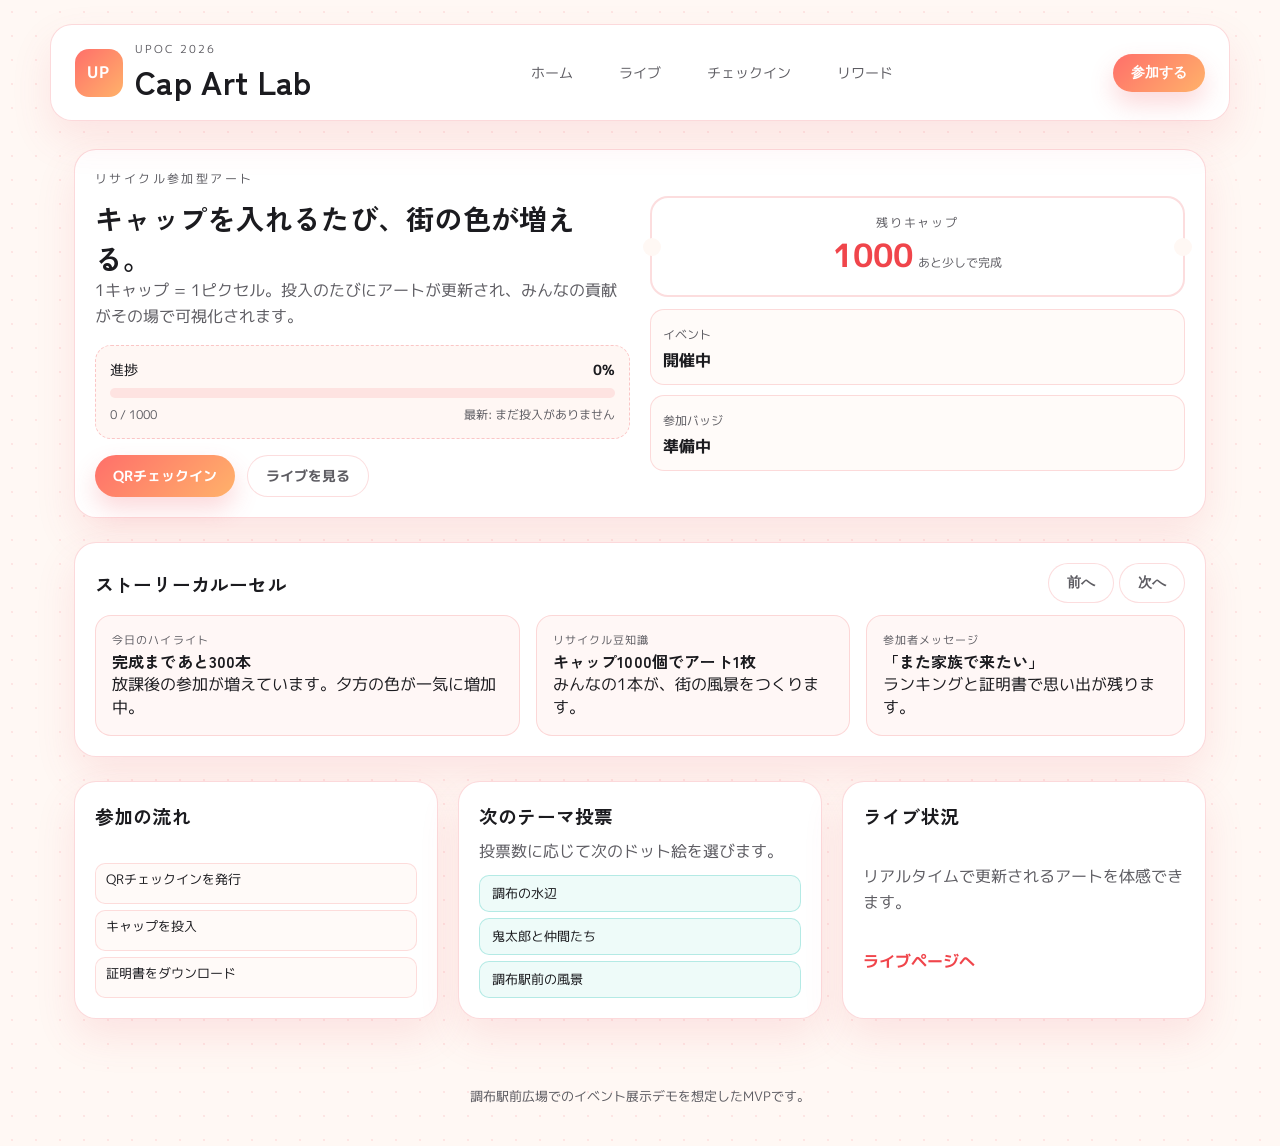
<file: static/index.html>
<!DOCTYPE html>
<html lang="ja">
  <head>
    <meta charset="UTF-8" />
    <meta name="viewport" content="width=device-width, initial-scale=1.0" />
    <title>UPoc Cap Art | Home</title>
    <link rel="preconnect" href="https://fonts.googleapis.com" />
    <link rel="preconnect" href="https://fonts.gstatic.com" crossorigin />
    <link
      href="https://fonts.googleapis.com/css2?family=M+PLUS+1p:wght@400;500;700&family=Zen+Kaku+Gothic+New:wght@400;500;700&display=swap"
      rel="stylesheet"
    />
    <link rel="stylesheet" href="/static/styles.css" />
  </head>
  <body data-page="home">
    <header class="site-header">
      <div class="logo">
        <span class="logo-mark">UP</span>
        <div>
          <p class="logo-sub" id="eventTitle">UPoc 2026</p>
          <h1>Cap Art Lab</h1>
        </div>
      </div>
      <nav class="main-nav">
        <a class="nav-link" data-page="home" href="/">ホーム</a>
        <a class="nav-link" data-page="live" href="/live">ライブ</a>
        <a class="nav-link" data-page="checkin" href="/checkin">チェックイン</a>
        <a class="nav-link" data-page="rewards" href="/rewards">リワード</a>
      </nav>
      <button class="primary" type="button">参加する</button>
    </header>

    <main class="page">
      <section class="hero card">
        <div class="hero-copy">
          <p class="eyebrow">リサイクル参加型アート</p>
          <h2>キャップを入れるたび、街の色が増える。</h2>
          <p class="muted">
            1キャップ = 1ピクセル。投入のたびにアートが更新され、みんなの貢献がその場で可視化されます。
          </p>
          <div class="progress-block">
            <div class="progress-top">
              <span>進捗</span>
              <strong id="progressPercent">0%</strong>
            </div>
            <div class="progress-bar">
              <div id="progressFill" class="progress-fill"></div>
            </div>
            <div class="progress-meta">
              <span><span id="progressCount">0</span> / <span id="totalCount">1000</span></span>
              <span>最新: <span id="latestMessage">まだ投入がありません</span></span>
            </div>
          </div>
          <div class="cta-group">
            <a class="primary" href="/checkin">QRチェックイン</a>
            <a class="ghost" href="/live">ライブを見る</a>
          </div>
        </div>
        <div class="hero-side">
          <div class="ticket">
            <p class="ticket-label">残りキャップ</p>
            <strong id="remainingCount">1000</strong>
            <span class="ticket-note">あと少しで完成</span>
          </div>
          <div class="stat-stack">
            <div class="stat-card">
              <span>イベント</span>
              <strong id="eventStatus">開催中</strong>
            </div>
            <div class="stat-card">
              <span>参加バッジ</span>
              <strong id="participantBadge">準備中</strong>
            </div>
          </div>
        </div>
      </section>

      <section class="card">
        <div class="card-header">
          <h3>ストーリーカルーセル</h3>
          <div class="carousel-controls">
            <button class="ghost" data-carousel-prev type="button">前へ</button>
            <button class="ghost" data-carousel-next type="button">次へ</button>
          </div>
        </div>
        <div class="carousel" data-carousel>
          <div class="carousel-track">
            <article class="carousel-card">
              <p class="carousel-tag">今日のハイライト</p>
              <h4>完成まであと300本</h4>
              <p>放課後の参加が増えています。夕方の色が一気に増加中。</p>
            </article>
            <article class="carousel-card">
              <p class="carousel-tag">リサイクル豆知識</p>
              <h4>キャップ1000個でアート1枚</h4>
              <p>みんなの1本が、街の風景をつくります。</p>
            </article>
            <article class="carousel-card">
              <p class="carousel-tag">参加者メッセージ</p>
              <h4>「また家族で来たい」</h4>
              <p>ランキングと証明書で思い出が残ります。</p>
            </article>
          </div>
        </div>
      </section>

      <section class="grid">
        <article class="card info-card">
          <h3>参加の流れ</h3>
          <ol class="step-list">
            <li>QRチェックインを発行</li>
            <li>キャップを投入</li>
            <li>証明書をダウンロード</li>
          </ol>
        </article>
        <article class="card info-card">
          <h3>次のテーマ投票</h3>
          <p class="muted">投票数に応じて次のドット絵を選びます。</p>
          <div class="mini-theme">
            <span>調布の水辺</span>
            <span>鬼太郎と仲間たち</span>
            <span>調布駅前の風景</span>
          </div>
        </article>
        <article class="card info-card">
          <h3>ライブ状況</h3>
          <p class="muted">リアルタイムで更新されるアートを体感できます。</p>
          <a class="text-link" href="/live">ライブページへ</a>
        </article>
      </section>
    </main>

    <nav class="bottom-nav">
      <a class="nav-link" data-page="home" href="/">ホーム</a>
      <a class="nav-link" data-page="live" href="/live">ライブ</a>
      <a class="nav-link" data-page="checkin" href="/checkin">チェックイン</a>
      <a class="nav-link" data-page="rewards" href="/rewards">リワード</a>
    </nav>

    <footer>
      <p>調布駅前広場でのイベント展示デモを想定したMVPです。</p>
    </footer>

    <div id="toastContainer" class="toast-container"></div>
    <script type="module" src="/static/app.js"></script>
  </body>
</html>
</file>
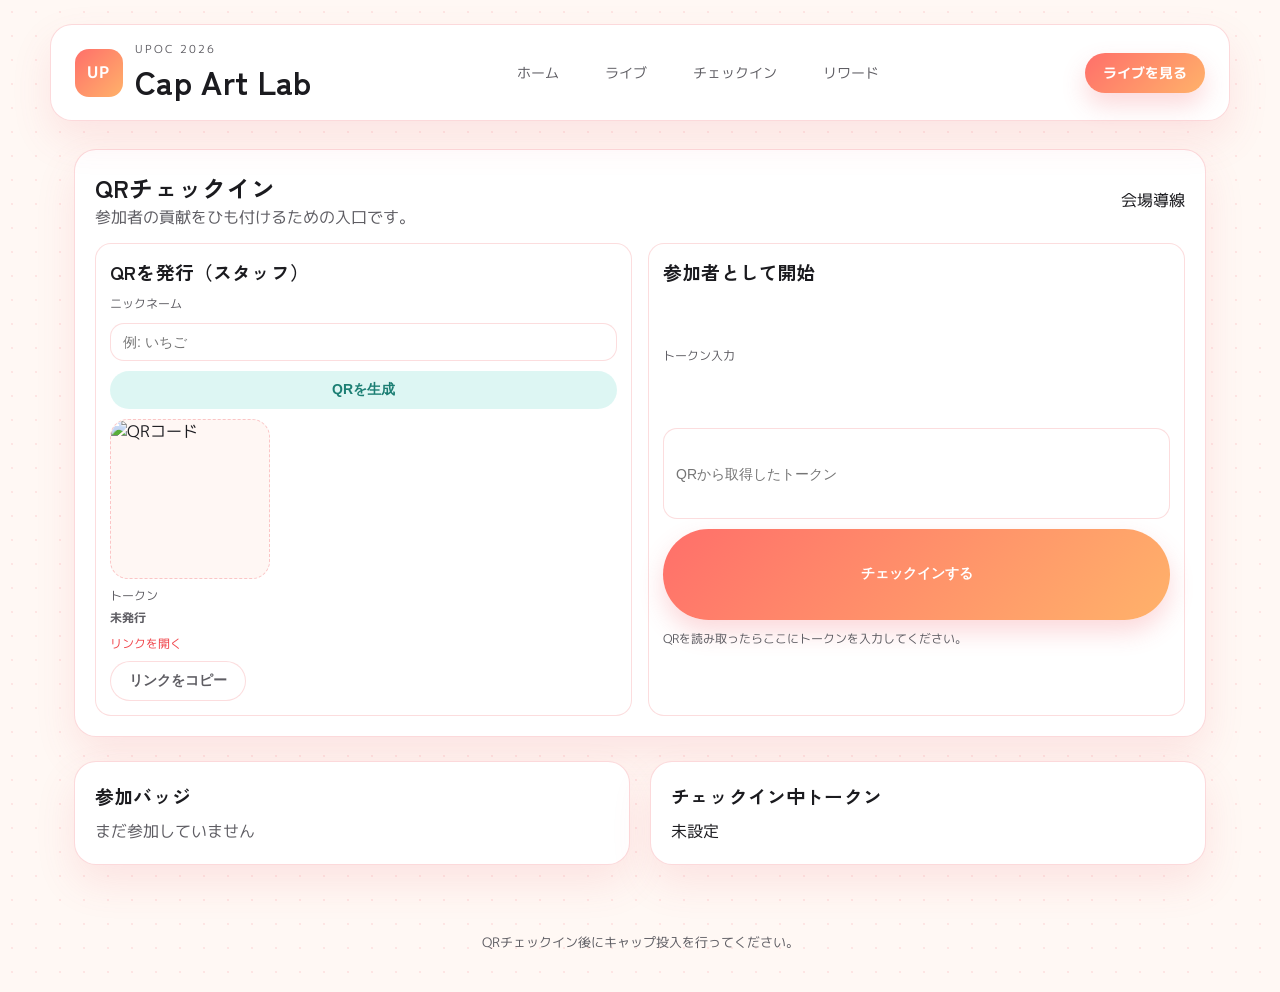
<file: static/checkin.html>
<!DOCTYPE html>
<html lang="ja">
  <head>
    <meta charset="UTF-8" />
    <meta name="viewport" content="width=device-width, initial-scale=1.0" />
    <title>UPoc Cap Art | Check-in</title>
    <link rel="preconnect" href="https://fonts.googleapis.com" />
    <link rel="preconnect" href="https://fonts.gstatic.com" crossorigin />
    <link
      href="https://fonts.googleapis.com/css2?family=M+PLUS+1p:wght@400;500;700&family=Zen+Kaku+Gothic+New:wght@400;500;700&display=swap"
      rel="stylesheet"
    />
    <link rel="stylesheet" href="/static/styles.css" />
  </head>
  <body data-page="checkin">
    <header class="site-header">
      <div class="logo">
        <span class="logo-mark">UP</span>
        <div>
          <p class="logo-sub" id="eventTitle">UPoc 2026</p>
          <h1>Cap Art Lab</h1>
        </div>
      </div>
      <nav class="main-nav">
        <a class="nav-link" data-page="home" href="/">ホーム</a>
        <a class="nav-link" data-page="live" href="/live">ライブ</a>
        <a class="nav-link" data-page="checkin" href="/checkin">チェックイン</a>
        <a class="nav-link" data-page="rewards" href="/rewards">リワード</a>
      </nav>
      <a class="primary" href="/live">ライブを見る</a>
    </header>

    <main class="page">
      <section class="card">
        <div class="card-header">
          <div>
            <h2>QRチェックイン</h2>
            <p class="muted">参加者の貢献をひも付けるための入口です。</p>
          </div>
          <div class="pill">会場導線</div>
        </div>
        <div class="checkin-grid">
          <div class="checkin-block">
            <h3>QRを発行（スタッフ）</h3>
            <label for="checkinNickname">ニックネーム</label>
            <input id="checkinNickname" type="text" placeholder="例: いちご" maxlength="20" />
            <button class="secondary" id="generateCheckin">QRを生成</button>
            <div class="qr-box">
              <img id="checkinQr" alt="QRコード" />
              <div class="qr-meta">
                <span>トークン</span>
                <strong id="checkinToken">未発行</strong>
              </div>
              <a id="checkinShareLink" href="#" target="_blank" rel="noreferrer">リンクを開く</a>
              <button class="ghost" id="copyCheckinLink" type="button">リンクをコピー</button>
            </div>
          </div>
          <div class="checkin-block">
            <h3>参加者として開始</h3>
            <label for="checkinTokenInput">トークン入力</label>
            <input id="checkinTokenInput" type="text" placeholder="QRから取得したトークン" />
            <button class="primary" id="confirmCheckin">チェックインする</button>
            <p class="checkin-status" id="checkinStatus">
              QRを読み取ったらここにトークンを入力してください。
            </p>
          </div>
        </div>
      </section>

      <section class="grid">
        <article class="card info-card">
          <h3>参加バッジ</h3>
          <p id="participantBadge" class="muted">まだ参加していません</p>
        </article>
        <article class="card info-card">
          <h3>チェックイン中トークン</h3>
          <p id="activeCheckinToken">未設定</p>
        </article>
      </section>
    </main>

    <nav class="bottom-nav">
      <a class="nav-link" data-page="home" href="/">ホーム</a>
      <a class="nav-link" data-page="live" href="/live">ライブ</a>
      <a class="nav-link" data-page="checkin" href="/checkin">チェックイン</a>
      <a class="nav-link" data-page="rewards" href="/rewards">リワード</a>
    </nav>

    <footer>
      <p>QRチェックイン後にキャップ投入を行ってください。</p>
    </footer>

    <div id="toastContainer" class="toast-container"></div>
    <script type="module" src="/static/app.js"></script>
  </body>
</html>
</file>
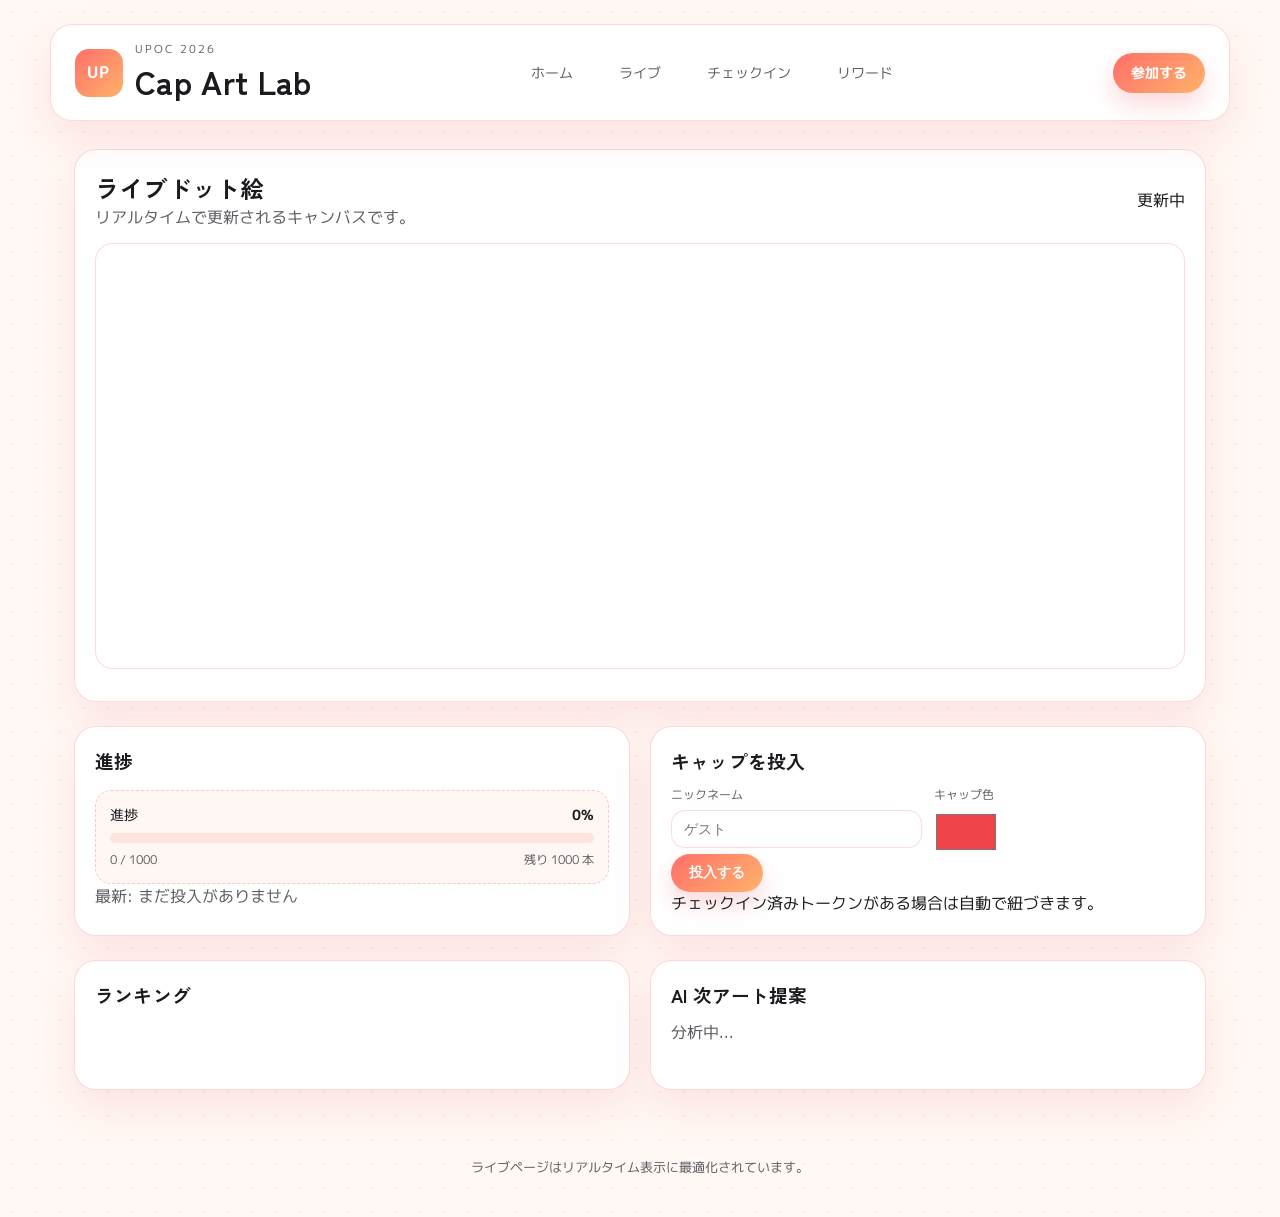
<file: static/live.html>
<!DOCTYPE html>
<html lang="ja">
  <head>
    <meta charset="UTF-8" />
    <meta name="viewport" content="width=device-width, initial-scale=1.0" />
    <title>UPoc Cap Art | Live</title>
    <link rel="preconnect" href="https://fonts.googleapis.com" />
    <link rel="preconnect" href="https://fonts.gstatic.com" crossorigin />
    <link
      href="https://fonts.googleapis.com/css2?family=M+PLUS+1p:wght@400;500;700&family=Zen+Kaku+Gothic+New:wght@400;500;700&display=swap"
      rel="stylesheet"
    />
    <link rel="stylesheet" href="/static/styles.css" />
  </head>
  <body data-page="live">
    <header class="site-header">
      <div class="logo">
        <span class="logo-mark">UP</span>
        <div>
          <p class="logo-sub" id="eventTitle">UPoc 2026</p>
          <h1>Cap Art Lab</h1>
        </div>
      </div>
      <nav class="main-nav">
        <a class="nav-link" data-page="home" href="/">ホーム</a>
        <a class="nav-link" data-page="live" href="/live">ライブ</a>
        <a class="nav-link" data-page="checkin" href="/checkin">チェックイン</a>
        <a class="nav-link" data-page="rewards" href="/rewards">リワード</a>
      </nav>
      <a class="primary" href="/checkin">参加する</a>
    </header>

    <main class="page">
      <section class="card">
        <div class="card-header">
          <div>
            <h2>ライブドット絵</h2>
            <p class="muted">リアルタイムで更新されるキャンバスです。</p>
          </div>
          <div class="pill">更新中</div>
        </div>
        <div class="canvas-wrapper">
          <canvas id="artCanvas" width="640" height="400"></canvas>
          <canvas id="overlayCanvas" width="640" height="400"></canvas>
        </div>
        <div class="color-stats" id="colorStats"></div>
      </section>

      <section class="grid">
        <article class="card">
          <h3>進捗</h3>
          <div class="progress-block">
            <div class="progress-top">
              <span>進捗</span>
              <strong id="progressPercent">0%</strong>
            </div>
            <div class="progress-bar">
              <div id="progressFill" class="progress-fill"></div>
            </div>
            <div class="progress-meta">
              <span><span id="progressCount">0</span> / <span id="totalCount">1000</span></span>
              <span>残り <span id="remainingCount">1000</span> 本</span>
            </div>
          </div>
          <p class="muted">最新: <span id="latestMessage">まだ投入がありません</span></p>
        </article>
        <article class="card">
          <h3>キャップを投入</h3>
          <div class="form-grid">
            <div class="form-row">
              <label for="nickname">ニックネーム</label>
              <input id="nickname" type="text" placeholder="ゲスト" maxlength="20" />
            </div>
            <div class="form-row">
              <label for="capColor">キャップ色</label>
              <input id="capColor" type="color" value="#f0444a" />
            </div>
          </div>
          <button class="primary" id="submitCap">投入する</button>
          <p class="hint">チェックイン済みトークンがある場合は自動で紐づきます。</p>
        </article>
      </section>

      <section class="grid">
        <article class="card">
          <div class="card-header">
            <h3>ランキング</h3>
          </div>
          <ol id="leaderboard" class="leaderboard-list"></ol>
        </article>
        <article class="card">
          <div class="card-header">
            <h3>AI 次アート提案</h3>
          </div>
          <p id="suggestionSummary" class="muted">分析中...</p>
          <div class="palette" id="suggestionPalette"></div>
          <ul id="suggestionThemes" class="theme-list"></ul>
        </article>
      </section>
    </main>

    <nav class="bottom-nav">
      <a class="nav-link" data-page="home" href="/">ホーム</a>
      <a class="nav-link" data-page="live" href="/live">ライブ</a>
      <a class="nav-link" data-page="checkin" href="/checkin">チェックイン</a>
      <a class="nav-link" data-page="rewards" href="/rewards">リワード</a>
    </nav>

    <footer>
      <p>ライブページはリアルタイム表示に最適化されています。</p>
    </footer>

    <div id="toastContainer" class="toast-container"></div>
    <script type="module" src="/static/app.js"></script>
  </body>
</html>
</file>
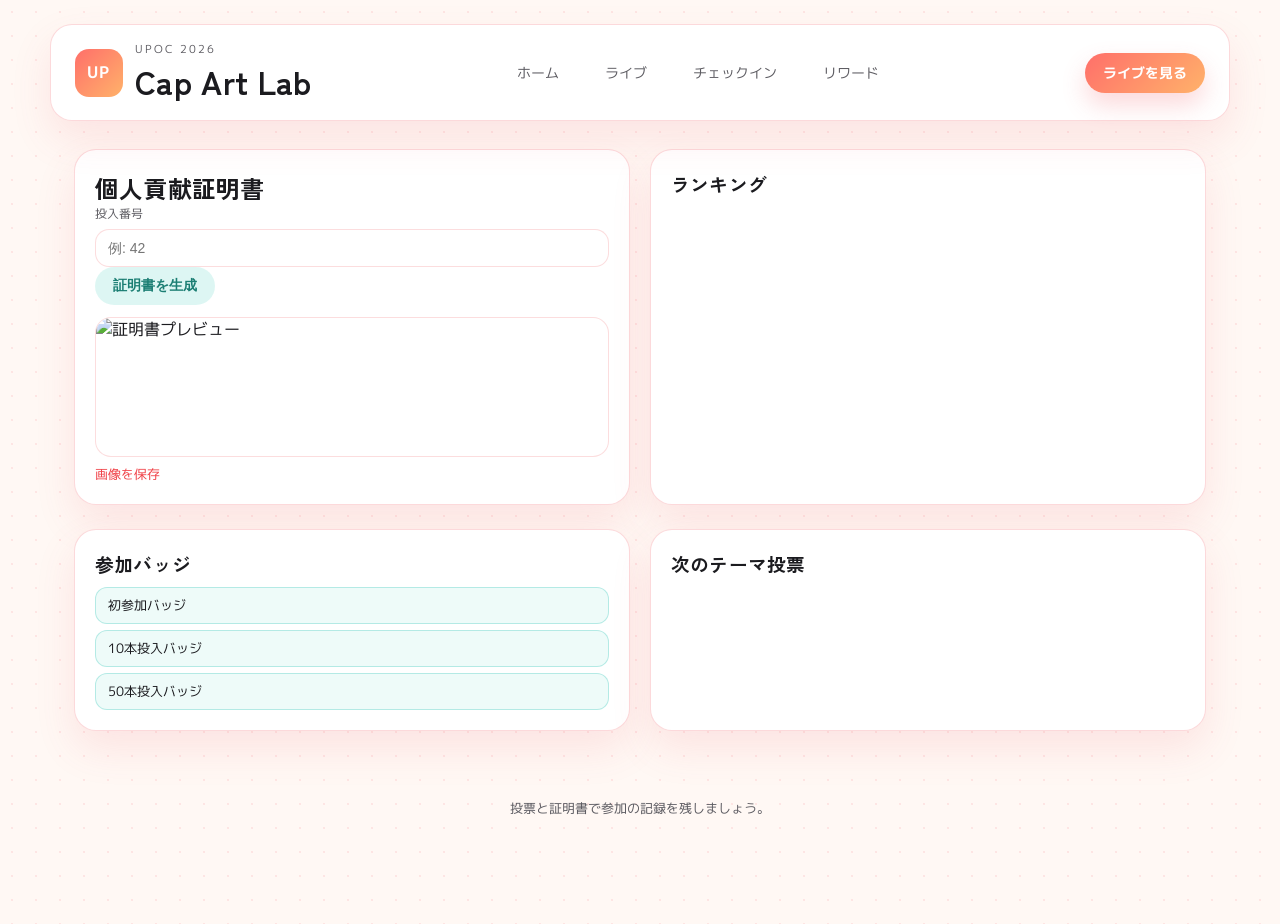
<file: static/rewards.html>
<!DOCTYPE html>
<html lang="ja">
  <head>
    <meta charset="UTF-8" />
    <meta name="viewport" content="width=device-width, initial-scale=1.0" />
    <title>UPoc Cap Art | Rewards</title>
    <link rel="preconnect" href="https://fonts.googleapis.com" />
    <link rel="preconnect" href="https://fonts.gstatic.com" crossorigin />
    <link
      href="https://fonts.googleapis.com/css2?family=M+PLUS+1p:wght@400;500;700&family=Zen+Kaku+Gothic+New:wght@400;500;700&display=swap"
      rel="stylesheet"
    />
    <link rel="stylesheet" href="/static/styles.css" />
  </head>
  <body data-page="rewards">
    <header class="site-header">
      <div class="logo">
        <span class="logo-mark">UP</span>
        <div>
          <p class="logo-sub" id="eventTitle">UPoc 2026</p>
          <h1>Cap Art Lab</h1>
        </div>
      </div>
      <nav class="main-nav">
        <a class="nav-link" data-page="home" href="/">ホーム</a>
        <a class="nav-link" data-page="live" href="/live">ライブ</a>
        <a class="nav-link" data-page="checkin" href="/checkin">チェックイン</a>
        <a class="nav-link" data-page="rewards" href="/rewards">リワード</a>
      </nav>
      <a class="primary" href="/live">ライブを見る</a>
    </header>

    <main class="page">
      <section class="grid">
        <article class="card">
          <h2>個人貢献証明書</h2>
          <div class="form-row">
            <label for="capIndex">投入番号</label>
            <input id="capIndex" type="number" min="1" max="1000" placeholder="例: 42" />
          </div>
          <button class="secondary" id="generateCertificate">証明書を生成</button>
          <div class="certificate">
            <img id="certificateImage" alt="証明書プレビュー" />
            <a id="downloadCertificate" href="#" download="cap-certificate.png">画像を保存</a>
          </div>
        </article>
        <article class="card">
          <div class="card-header">
            <h3>ランキング</h3>
          </div>
          <ol id="leaderboard" class="leaderboard-list"></ol>
        </article>
      </section>

      <section class="grid">
        <article class="card info-card">
          <h3>参加バッジ</h3>
          <ul class="badge-list">
            <li>初参加バッジ</li>
            <li>10本投入バッジ</li>
            <li>50本投入バッジ</li>
          </ul>
        </article>
        <article class="card info-card">
          <h3>次のテーマ投票</h3>
          <div id="themeVotes" class="theme-votes"></div>
        </article>
      </section>
    </main>

    <nav class="bottom-nav">
      <a class="nav-link" data-page="home" href="/">ホーム</a>
      <a class="nav-link" data-page="live" href="/live">ライブ</a>
      <a class="nav-link" data-page="checkin" href="/checkin">チェックイン</a>
      <a class="nav-link" data-page="rewards" href="/rewards">リワード</a>
    </nav>

    <footer>
      <p>投票と証明書で参加の記録を残しましょう。</p>
    </footer>

    <div id="toastContainer" class="toast-container"></div>
    <script type="module" src="/static/app.js"></script>
  </body>
</html>
</file>
<file: static/styles.css>
:root {
  color-scheme: light;
  --primary: #f0454b;
  --primary-dark: #d8363d;
  --accent: #2ec4b6;
  --ink: #1b1b1f;
  --muted: #5d5c62;
  --surface: #ffffff;
  --border: rgba(240, 84, 92, 0.22);
  --shadow: 0 18px 40px rgba(228, 82, 96, 0.12);
  --page: #fff8f4;
  --radius: 22px;
}

* {
  box-sizing: border-box;
  margin: 0;
  padding: 0;
}

body {
  min-height: 100vh;
  font-family: "M PLUS 1p", "Hiragino Kaku Gothic ProN", "Meiryo", sans-serif;
  color: var(--ink);
  background-color: var(--page);
  background-image: radial-gradient(rgba(244, 92, 112, 0.12) 1px, transparent 0);
  background-size: 24px 24px;
  padding-bottom: 80px;
}

h1,
h2,
h3,
h4 {
  font-family: "Zen Kaku Gothic New", "Hiragino Kaku Gothic ProN", "Meiryo", sans-serif;
  letter-spacing: 0.01em;
}

a {
  text-decoration: none;
  color: inherit;
}

.site-header {
  max-width: 1180px;
  margin: 24px auto 0;
  padding: 16px 24px;
  background: var(--surface);
  border-radius: var(--radius);
  border: 1px solid var(--border);
  box-shadow: var(--shadow);
  display: flex;
  align-items: center;
  justify-content: space-between;
  gap: 16px;
  position: sticky;
  top: 16px;
  z-index: 10;
}

.logo {
  display: flex;
  align-items: center;
  gap: 12px;
}

.logo-mark {
  width: 48px;
  height: 48px;
  border-radius: 14px;
  background: linear-gradient(135deg, #ff6f6a, #ffb26a);
  color: #fff;
  font-weight: 700;
  display: grid;
  place-items: center;
  letter-spacing: 0.08em;
}

.logo-sub {
  font-size: 11px;
  text-transform: uppercase;
  letter-spacing: 0.18em;
  color: var(--muted);
}

.main-nav {
  display: none;
  gap: 16px;
  align-items: center;
}

.nav-link {
  padding: 8px 14px;
  border-radius: 999px;
  font-size: 14px;
  color: var(--muted);
  border: 1px solid transparent;
  transition: all 0.2s ease;
}

.nav-link.is-active {
  border-color: rgba(240, 84, 92, 0.4);
  background: rgba(240, 84, 92, 0.08);
  color: var(--primary);
}

.primary,
.ghost,
.secondary {
  border: none;
  border-radius: 999px;
  padding: 10px 18px;
  font-size: 14px;
  font-weight: 600;
  cursor: pointer;
  display: inline-flex;
  align-items: center;
  justify-content: center;
  transition: transform 0.2s ease, box-shadow 0.2s ease;
}

.primary {
  background: linear-gradient(135deg, #ff6f6a, #ffb26a);
  color: #fff;
  box-shadow: 0 12px 24px rgba(240, 84, 92, 0.22);
}

.secondary {
  background: rgba(46, 196, 182, 0.16);
  color: #1b7e73;
}

.ghost {
  background: #fff;
  border: 1px solid rgba(240, 84, 92, 0.2);
  color: var(--muted);
}

.primary:hover,
.secondary:hover,
.ghost:hover {
  transform: translateY(-1px);
}

.page {
  max-width: 1180px;
  margin: 28px auto 48px;
  padding: 0 24px;
  display: grid;
  gap: 24px;
}

.card {
  background: var(--surface);
  border-radius: var(--radius);
  border: 1px solid var(--border);
  padding: 20px;
  box-shadow: var(--shadow);
}

.card-header {
  display: flex;
  align-items: center;
  justify-content: space-between;
  gap: 12px;
  margin-bottom: 12px;
}

.hero {
  display: grid;
  grid-template-columns: repeat(auto-fit, minmax(240px, 1fr));
  gap: 20px;
  align-items: center;
}

.eyebrow {
  font-size: 12px;
  letter-spacing: 0.2em;
  text-transform: uppercase;
  color: var(--muted);
}

.hero-copy h2 {
  margin-top: 10px;
  font-size: 28px;
}

.muted {
  color: var(--muted);
  line-height: 1.6;
}

.progress-block {
  margin-top: 16px;
  padding: 14px;
  border-radius: 16px;
  border: 1px dashed rgba(240, 84, 92, 0.3);
  background: rgba(255, 246, 242, 0.8);
}

.progress-top {
  display: flex;
  justify-content: space-between;
  font-size: 14px;
  margin-bottom: 8px;
}

.progress-bar {
  height: 10px;
  border-radius: 999px;
  background: rgba(240, 84, 92, 0.12);
  overflow: hidden;
}

.progress-fill {
  height: 100%;
  width: 0%;
  background: linear-gradient(90deg, #ff6f6a, #ffb26a);
  border-radius: 999px;
  transition: width 0.6s ease;
}

.progress-meta {
  display: flex;
  justify-content: space-between;
  font-size: 12px;
  margin-top: 8px;
  color: var(--muted);
}

.cta-group {
  display: flex;
  gap: 12px;
  margin-top: 16px;
}

.ticket {
  background: #fff;
  border-radius: 18px;
  padding: 16px;
  border: 2px solid rgba(240, 84, 92, 0.2);
  position: relative;
  text-align: center;
}

.ticket::before,
.ticket::after {
  content: "";
  position: absolute;
  width: 18px;
  height: 18px;
  border-radius: 50%;
  background: var(--page);
  top: 50%;
  transform: translateY(-50%);
}

.ticket::before {
  left: -9px;
}

.ticket::after {
  right: -9px;
}

.ticket strong {
  font-size: 32px;
  color: var(--primary);
}

.ticket-label {
  font-size: 12px;
  text-transform: uppercase;
  letter-spacing: 0.14em;
  color: var(--muted);
}

.ticket-note {
  font-size: 12px;
  color: var(--muted);
}

.stat-stack {
  display: grid;
  gap: 10px;
  margin-top: 12px;
}

.stat-card {
  border-radius: 14px;
  border: 1px solid rgba(240, 84, 92, 0.2);
  padding: 12px;
  background: rgba(255, 250, 248, 0.8);
}

.stat-card span {
  font-size: 12px;
  color: var(--muted);
}

.stat-card strong {
  display: block;
  margin-top: 4px;
}

.carousel {
  overflow: hidden;
}

.carousel-track {
  display: flex;
  gap: 16px;
  will-change: transform;
}

.carousel-card {
  min-width: 260px;
  background: rgba(255, 247, 245, 0.9);
  border-radius: 16px;
  padding: 16px;
  border: 1px solid rgba(240, 84, 92, 0.2);
}

.carousel-tag {
  font-size: 11px;
  text-transform: uppercase;
  letter-spacing: 0.1em;
  color: var(--muted);
}

.grid {
  display: grid;
  gap: 20px;
  grid-template-columns: repeat(auto-fit, minmax(240px, 1fr));
}

.info-card {
  display: grid;
  gap: 10px;
}

.step-list {
  list-style: none;
  display: grid;
  gap: 6px;
}

.step-list li {
  padding: 6px 10px;
  border-radius: 10px;
  background: rgba(255, 250, 248, 0.9);
  border: 1px solid rgba(240, 84, 92, 0.18);
  font-size: 13px;
}

.mini-theme {
  display: grid;
  gap: 6px;
}

.mini-theme span {
  padding: 8px 12px;
  border-radius: 10px;
  border: 1px solid rgba(46, 196, 182, 0.3);
  background: rgba(46, 196, 182, 0.08);
  font-size: 13px;
}

.text-link {
  color: var(--primary);
  font-weight: 600;
}

.canvas-wrapper {
  position: relative;
  background: #fff;
  border-radius: 18px;
  border: 1px solid rgba(240, 84, 92, 0.2);
  padding: 12px;
  display: flex;
  justify-content: center;
}

#artCanvas,
#overlayCanvas {
  display: block;
  border-radius: 12px;
  image-rendering: pixelated;
}

#overlayCanvas {
  position: absolute;
  top: 12px;
  left: 50%;
  transform: translateX(-50%);
  pointer-events: none;
}

.color-stats {
  display: flex;
  flex-wrap: wrap;
  gap: 8px;
  margin-top: 12px;
}

.color-chip {
  display: inline-flex;
  align-items: center;
  gap: 6px;
  padding: 6px 10px;
  border-radius: 999px;
  background: #fff;
  border: 1px solid rgba(240, 84, 92, 0.18);
  font-size: 12px;
  color: var(--muted);
}

.color-chip span {
  width: 12px;
  height: 12px;
  border-radius: 50%;
  display: inline-block;
}

.form-grid {
  display: grid;
  grid-template-columns: repeat(auto-fit, minmax(140px, 1fr));
  gap: 12px;
  margin-top: 12px;
}

.form-row {
  display: flex;
  flex-direction: column;
  gap: 6px;
}

label {
  font-size: 12px;
  color: var(--muted);
}

input[type="text"],
input[type="number"] {
  border: 1px solid rgba(240, 84, 92, 0.2);
  border-radius: 14px;
  padding: 10px 12px;
  font-size: 14px;
  background: #fff;
}

input[type="color"] {
  border: none;
  background: none;
  width: 64px;
  height: 44px;
}

.checkin-grid {
  display: grid;
  grid-template-columns: repeat(auto-fit, minmax(220px, 1fr));
  gap: 16px;
}

.checkin-block {
  background: #fff;
  border-radius: 16px;
  padding: 14px;
  border: 1px solid rgba(240, 84, 92, 0.2);
  display: grid;
  gap: 10px;
}

.qr-box {
  display: grid;
  gap: 8px;
  justify-items: start;
}

#checkinQr {
  width: 160px;
  height: 160px;
  border-radius: 18px;
  background: #fff7f4;
  border: 1px dashed rgba(240, 84, 92, 0.3);
  object-fit: contain;
}

.qr-meta {
  display: flex;
  flex-direction: column;
  gap: 4px;
  font-size: 12px;
  color: var(--muted);
}

#checkinShareLink {
  font-size: 12px;
  color: var(--primary);
  word-break: break-all;
}

.checkin-status {
  font-size: 12px;
  color: var(--muted);
}

.leaderboard-list {
  list-style: none;
  display: grid;
  gap: 10px;
}

.leaderboard-list li {
  display: flex;
  justify-content: space-between;
  padding: 8px 12px;
  border-radius: 12px;
  background: #fff;
  border: 1px solid rgba(240, 84, 92, 0.18);
  font-size: 13px;
}

.palette {
  display: flex;
  gap: 8px;
  margin-top: 12px;
}

.palette .swatch {
  width: 24px;
  height: 24px;
  border-radius: 8px;
  border: 1px solid rgba(0, 0, 0, 0.06);
}

.theme-list {
  margin-top: 12px;
  display: grid;
  gap: 8px;
}

.theme-list li {
  list-style: none;
  background: #fff;
  padding: 8px 12px;
  border-radius: 12px;
  border: 1px solid rgba(240, 84, 92, 0.18);
  font-size: 13px;
}

.theme-votes {
  display: grid;
  gap: 10px;
}

.theme-vote-card {
  border: 1px solid rgba(240, 84, 92, 0.18);
  border-radius: 14px;
  padding: 10px;
  background: #fff;
  display: flex;
  justify-content: space-between;
  align-items: center;
  gap: 12px;
}

.theme-description {
  font-size: 12px;
  color: var(--muted);
}

.certificate {
  display: flex;
  flex-direction: column;
  gap: 8px;
  margin-top: 12px;
}

#certificateImage {
  width: 100%;
  border-radius: 16px;
  border: 1px solid rgba(240, 84, 92, 0.2);
  background: #fff;
  min-height: 140px;
  object-fit: contain;
}

#downloadCertificate {
  font-size: 13px;
  color: var(--primary);
}

.badge-list {
  list-style: none;
  display: grid;
  gap: 6px;
}

.badge-list li {
  padding: 8px 12px;
  border-radius: 12px;
  border: 1px solid rgba(46, 196, 182, 0.3);
  background: rgba(46, 196, 182, 0.08);
  font-size: 13px;
}

.bottom-nav {
  position: fixed;
  left: 16px;
  right: 16px;
  bottom: 16px;
  background: var(--surface);
  border: 1px solid var(--border);
  border-radius: 18px;
  padding: 10px 12px;
  display: flex;
  justify-content: space-between;
  gap: 8px;
  box-shadow: var(--shadow);
}

footer {
  text-align: center;
  padding: 20px 0 40px;
  color: var(--muted);
  font-size: 13px;
}

.toast-container {
  position: fixed;
  right: 18px;
  bottom: 90px;
  display: grid;
  gap: 10px;
  z-index: 20;
}

.toast {
  background: #fff;
  border-radius: 14px;
  padding: 10px 14px;
  border: 1px solid rgba(240, 84, 92, 0.2);
  box-shadow: 0 10px 20px rgba(240, 84, 92, 0.16);
  font-size: 12px;
}

.toast.success {
  border-color: rgba(46, 196, 182, 0.4);
}

.toast.error {
  border-color: rgba(240, 84, 92, 0.5);
}

@media (min-width: 960px) {
  body {
    padding-bottom: 0;
  }
  .main-nav {
    display: flex;
  }
  .bottom-nav {
    display: none;
  }
}

@media (max-width: 720px) {
  .site-header {
    flex-direction: column;
    align-items: flex-start;
  }
  .cta-group {
    flex-direction: column;
  }
}
</file>
